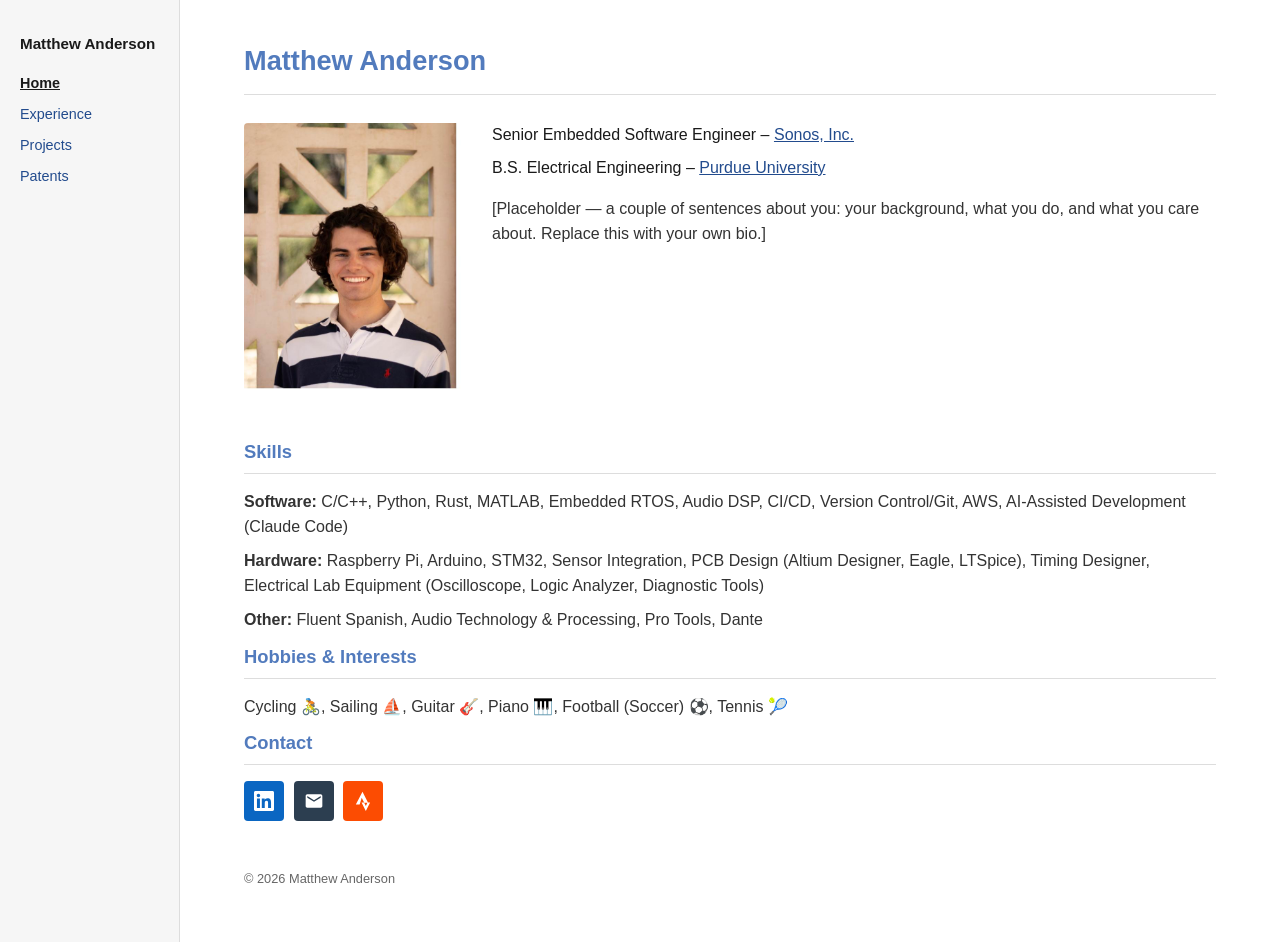
<file: index.html>
<!DOCTYPE html>
<html lang="en">
<head>
<meta charset="UTF-8">
<meta name="viewport" content="width=device-width, initial-scale=1.0">
<title>Matthew Anderson</title>
<link rel="stylesheet" href="style.css">
</head>
<body>
<aside class="sidebar">
  <div class="sidebar-header">
    <div class="name">Matthew Anderson</div>
    <label for="nav-toggle" class="hamburger" aria-label="Toggle navigation">
      <span></span><span></span><span></span>
    </label>
  </div>
  <input type="checkbox" id="nav-toggle" class="nav-toggle">
  <nav>
    <a href="index.html" class="active">Home</a>
    <a href="experience.html">Experience</a>
    <a href="projects.html">Projects</a>
    <a href="patents.html">Patents</a>
  </nav>
</aside>
<main>
<h1>Matthew Anderson</h1>
<hr class="title-rule">
<div class="profile">
<img src="photo.jpg" alt="Matthew Anderson">
<div class="bio-lines">
<p>Senior Embedded Software Engineer &ndash; <a href="https://www.sonos.com">Sonos, Inc.</a></p>
<p>B.S. Electrical Engineering &ndash; <a href="https://www.purdue.edu">Purdue University</a></p>
<div class="bio-blurb">
<p>[Placeholder &mdash; a couple of sentences about you: your background, what you do, and what you care about. Replace this with your own bio.]</p>
</div>
</div>
</div>
<h2 class="section-title">Skills</h2>
<div class="info-block">
<p><strong>Software:</strong> C/C++, Python, Rust, MATLAB, Embedded RTOS, Audio DSP, CI/CD, Version Control/Git, AWS, AI-Assisted Development (Claude Code)</p>
<p><strong>Hardware:</strong> Raspberry Pi, Arduino, STM32, Sensor Integration, PCB Design (Altium Designer, Eagle, LTSpice), Timing Designer, Electrical Lab Equipment (Oscilloscope, Logic Analyzer, Diagnostic Tools)</p>
<p><strong>Other:</strong> Fluent Spanish, Audio Technology &amp; Processing, Pro Tools, Dante</p>
</div>
<h2 class="section-title">Hobbies &amp; Interests</h2>
<div class="info-block">
<p>Cycling 🚴, Sailing ⛵️, Guitar 🎸, Piano 🎹, Football (Soccer) ⚽, Tennis 🎾</p>
</div>
<h2 class="section-title">Contact</h2>
<div class="contact-block">
<div class="icon-links">
<a class="linkedin" href="https://www.linkedin.com/in/matthew--anderson/" target="_blank" rel="noopener" aria-label="LinkedIn">
<svg viewBox="0 0 24 24" xmlns="http://www.w3.org/2000/svg"><path d="M20.447 20.452h-3.554v-5.569c0-1.328-.027-3.037-1.852-3.037-1.853 0-2.136 1.445-2.136 2.939v5.667H9.351V9h3.414v1.561h.046c.477-.9 1.637-1.85 3.37-1.85 3.601 0 4.267 2.37 4.267 5.455v6.286zM5.337 7.433c-1.144 0-2.063-.926-2.063-2.065 0-1.138.92-2.063 2.063-2.063 1.14 0 2.064.925 2.064 2.063 0 1.139-.925 2.065-2.064 2.065zm1.782 13.019H3.555V9h3.564v11.452zM22.225 0H1.771C.792 0 0 .774 0 1.729v20.542C0 23.227.792 24 1.771 24h20.451C23.2 24 24 23.227 24 22.271V1.729C24 .774 23.2 0 22.222 0h.003z"/></svg>
</a>
<a class="email" href="mailto:matthewdanderson23@gmail.com" aria-label="Email">
<svg viewBox="0 0 24 24" xmlns="http://www.w3.org/2000/svg"><path d="M20 4H4c-1.1 0-1.99.9-1.99 2L2 18c0 1.1.9 2 2 2h16c1.1 0 2-.9 2-2V6c0-1.1-.9-2-2-2zm0 4l-8 5-8-5V6l8 5 8-5v2z"/></svg>
</a>
<a class="strava" href="https://www.strava.com/athletes/52896277" target="_blank" rel="noopener" aria-label="Strava">
<svg viewBox="0 0 24 24" xmlns="http://www.w3.org/2000/svg"><path d="M15.387 17.944l-2.089-4.116h-3.065L15.387 24l5.15-10.172h-3.066m-7.008-5.599l3.033 6.011h4.577L11.379.788l-7.98 15.51h4.578"/></svg>
</a>
</div>
</div>
<footer class="page-footer">
<p>&copy; 2026 Matthew Anderson</p>
</footer>
</main>
</body>
</html>
</file>
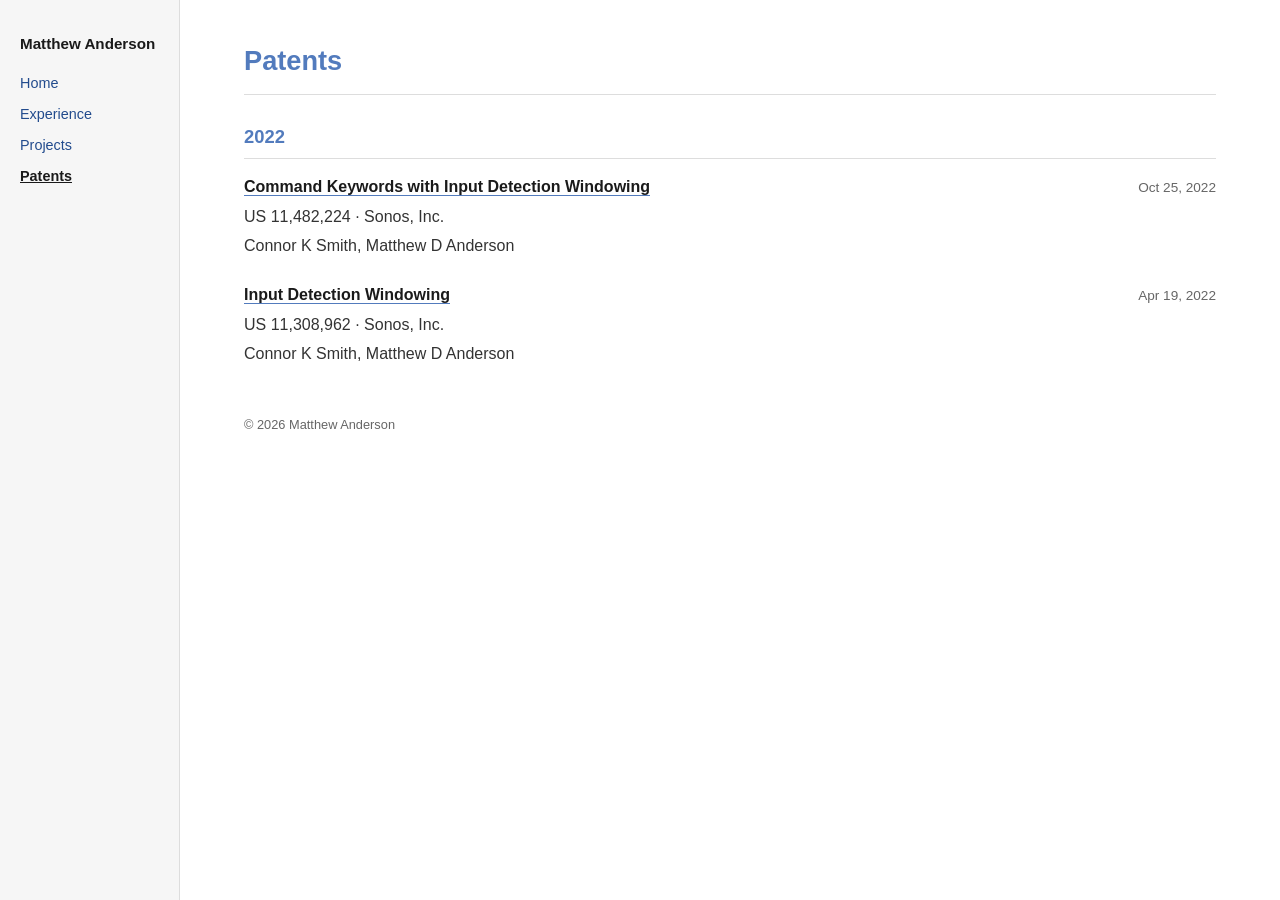
<file: patents.html>
<!DOCTYPE html>
<html lang="en">
<head>
<meta charset="UTF-8">
<meta name="viewport" content="width=device-width, initial-scale=1.0">
<title>Patents &ndash; Matthew Anderson</title>
<link rel="stylesheet" href="style.css">
</head>
<body>

  <aside class="sidebar">
    <div class="sidebar-header">
      <div class="name">Matthew Anderson</div>
      <label for="nav-toggle" class="hamburger" aria-label="Toggle navigation">
        <span></span><span></span><span></span>
      </label>
    </div>
    <input type="checkbox" id="nav-toggle" class="nav-toggle">
    <nav>
      <a href="index.html">Home</a>
      <a href="experience.html">Experience</a>
      <a href="projects.html">Projects</a>
      <a href="patents.html" class="active">Patents</a>
    </nav>
  </aside>

  <main>
    <h1>Patents</h1>
    <hr class="title-rule">

    <h2 class="section-title">2022</h2>
    <div class="entry">
      <div class="entry-header">
        <h3><a href="https://patents.google.com/patent/US11482224B2/en">Command Keywords with Input Detection Windowing</a></h3>
        <span class="date">Oct 25, 2022</span>
      </div>
      <p>US 11,482,224 &middot; Sonos, Inc.</p>
      <p>Connor K Smith, Matthew D Anderson</p>
    </div>
    <div class="entry">
      <div class="entry-header">
        <h3><a href="https://patents.google.com/patent/US11308962B2/en">Input Detection Windowing</a></h3>
        <span class="date">Apr 19, 2022</span>
      </div>
      <p>US 11,308,962 &middot; Sonos, Inc.</p>
      <p>Connor K Smith, Matthew D Anderson</p>
    </div>

    <footer class="page-footer">
      <p>&copy; 2026 Matthew Anderson</p>
    </footer>
  </main>

</body>
</html>
</file>
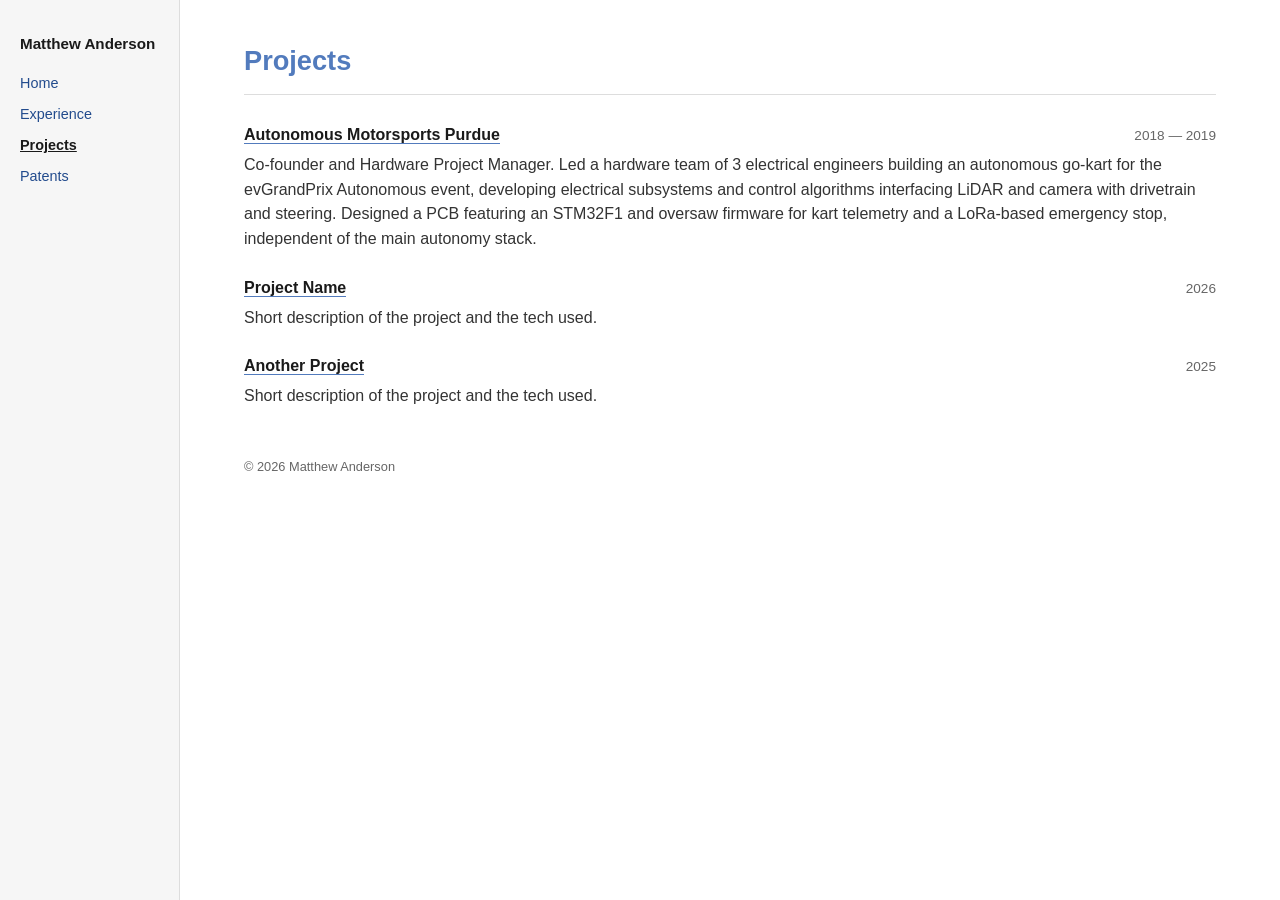
<file: projects.html>
<!DOCTYPE html>
<html lang="en">
<head>
<meta charset="UTF-8">
<meta name="viewport" content="width=device-width, initial-scale=1.0">
<title>Projects &ndash; Matthew Anderson</title>
<link rel="stylesheet" href="style.css">
</head>
<body>

  <aside class="sidebar">
    <div class="sidebar-header">
      <div class="name">Matthew Anderson</div>
      <label for="nav-toggle" class="hamburger" aria-label="Toggle navigation">
        <span></span><span></span><span></span>
      </label>
    </div>
    <input type="checkbox" id="nav-toggle" class="nav-toggle">
    <nav>
      <a href="index.html">Home</a>
      <a href="experience.html">Experience</a>
      <a href="projects.html" class="active">Projects</a>
      <a href="patents.html">Patents</a>
    </nav>
  </aside>

  <main>
    <h1>Projects</h1>
    <hr class="title-rule">

    <div class="entry">
      <div class="entry-header">
        <h3><a href="https://engineering.purdue.edu/AMP/">Autonomous Motorsports Purdue</a></h3>
        <span class="date">2018 &mdash; 2019</span>
      </div>
      <p>Co-founder and Hardware Project Manager. Led a hardware team of 3 electrical engineers building an autonomous go-kart for the evGrandPrix Autonomous event, developing electrical subsystems and control algorithms interfacing LiDAR and camera with drivetrain and steering. Designed a PCB featuring an STM32F1 and oversaw firmware for kart telemetry and a LoRa-based emergency stop, independent of the main autonomy stack.</p>
    </div>
    <div class="entry">
      <div class="entry-header">
        <h3><a href="#">Project Name</a></h3>
        <span class="date">2026</span>
      </div>
      <p>Short description of the project and the tech used.</p>
    </div>
    <div class="entry">
      <div class="entry-header">
        <h3><a href="#">Another Project</a></h3>
        <span class="date">2025</span>
      </div>
      <p>Short description of the project and the tech used.</p>
    </div>

    <footer class="page-footer">
      <p>&copy; 2026 Matthew Anderson</p>
    </footer>
  </main>

</body>
</html>
</file>
<file: style.css>
:root {
  --sidebar-bg: #f6f6f6;
  --border: #ddd;
  --heading: #527bbd;
  --link: #224b8d;
  --text: #1a1a1a;
  --muted: #666;
}

* {
  box-sizing: border-box;
}

body {
  margin: 0;
  font-family: Arial, Helvetica, sans-serif;
  color: var(--text);
  background: #fff;
  display: flex;
  min-height: 100vh;
  line-height: 1.55;
}

.sidebar {
  width: 180px;
  flex-shrink: 0;
  background: var(--sidebar-bg);
  padding: 2rem 1.25rem;
  border-right: 1px solid var(--border);
}

.sidebar-header {
  display: flex;
  align-items: center;
  justify-content: space-between;
}

.sidebar .name {
  font-weight: bold;
  margin-bottom: 1rem;
  font-size: 0.95rem;
  color: var(--text);
}

.nav-toggle {
  display: none;
}

.hamburger {
  display: none;
  flex-direction: column;
  justify-content: center;
  gap: 5px;
  width: 28px;
  height: 28px;
  cursor: pointer;
  flex-shrink: 0;
}

.hamburger span {
  display: block;
  width: 100%;
  height: 2px;
  background: var(--text);
  border-radius: 1px;
}

.sidebar nav {
  display: flex;
  flex-direction: column;
  gap: 0.55rem;
}

.sidebar nav a {
  color: var(--link);
  text-decoration: none;
  font-size: 0.9rem;
}

.sidebar nav a.active {
  color: var(--text);
  font-weight: bold;
  text-decoration: underline;
}

.sidebar nav a:hover {
  text-decoration: underline;
}

main {
  flex: 1;
  padding: 2.5rem 4rem;
  max-width: 1600px;
}

h1 {
  color: var(--heading);
  font-size: 1.7rem;
  margin: 0 0 0.75rem;
}

hr.title-rule {
  border: none;
  border-top: 1px solid var(--border);
  margin: 0 0 1.75rem;
}

a {
  color: var(--link);
}

a:hover {
  text-decoration: underline;
}

.profile {
  display: flex;
  align-items: flex-start;
  flex-wrap: nowrap;
  gap: 1.75rem;
  margin-bottom: 2.5rem;
}

.photo-placeholder {
  width: 220px;
  height: 275px;
  border-radius: 4px;
  background: #d9dde3;
  color: #6b7280;
  display: flex;
  align-items: center;
  justify-content: center;
  font-size: 2.5rem;
  font-weight: bold;
  flex-shrink: 0;
}

.profile img {
  width: 220px;
  height: 275px;
  object-fit: cover;
  object-position: left top;
  border-radius: 4px;
  flex-shrink: 0;
}

.bio-lines {
  flex: 1;
  min-width: 0;
}

.bio-lines p {
  margin: 0 0 0.5rem;
}

.bio-blurb {
  margin-top: 1rem;
  color: #333;
}

h2.section-title {
  display: flex;
  align-items: center;
  gap: 0.6rem;
  color: var(--heading);
  font-size: 1.15rem;
  border-bottom: 1px solid var(--border);
  padding-bottom: 0.4rem;
  margin: 0 0 1rem;
}

.company-icon {
  width: 28px;
  height: 28px;
  border-radius: 6px;
  flex-shrink: 0;
  display: flex;
  align-items: center;
  justify-content: center;
  background: #fff;
  border: 1px solid var(--border);
  overflow: hidden;
}

.company-icon svg {
  width: 20px;
  height: 20px;
}

.company-icon img {
  width: 100%;
  height: 100%;
  object-fit: contain;
}

.company-icon.attero {
  background: #2c7a7b;
  color: #fff;
  font-size: 0.7rem;
  font-weight: bold;
  letter-spacing: 0.02em;
  border: none;
}

.contact-block address,
.contact-block p {
  font-style: normal;
  margin: 0 0 0.75rem;
  color: #333;
}

.icon-links {
  display: flex;
  gap: 0.6rem;
  margin-top: 0.75rem;
}

.icon-links a {
  width: 40px;
  height: 40px;
  display: flex;
  align-items: center;
  justify-content: center;
  border-radius: 4px;
  color: #fff;
}

.icon-links a svg {
  width: 20px;
  height: 20px;
  fill: currentColor;
}

.icon-links a.linkedin {
  background: #0a66c2;
}

.icon-links a.email {
  background: #2c3e50;
}

.icon-links a.strava {
  background: #fc4c02;
}

.icon-links a:hover {
  opacity: 0.85;
  text-decoration: none;
}

.entry {
  margin-bottom: 1.5rem;
}

.entry:last-child {
  margin-bottom: 0;
}

.entry-header {
  display: flex;
  justify-content: space-between;
  align-items: baseline;
  flex-wrap: wrap;
  gap: 0.25rem 1rem;
}

.entry h3 {
  font-size: 1rem;
  margin: 0;
}

.entry h3 a {
  color: var(--text);
  text-decoration: none;
  border-bottom: 1px solid var(--heading);
}

.entry .date {
  color: var(--muted);
  font-size: 0.85rem;
  white-space: nowrap;
}

.entry p {
  margin: 0.3rem 0 0;
  color: #333;
}

.entry p.location {
  color: var(--muted);
  font-style: italic;
  font-size: 0.85rem;
}

.entry ul {
  margin: 0.3rem 0 0;
  padding-left: 1.1rem;
  color: #333;
}

.entry ul li {
  margin-bottom: 0.2rem;
}

.info-block p {
  margin: 0 0 0.6rem;
  color: #333;
}

footer.page-footer {
  margin-top: 3rem;
  color: var(--muted);
  font-size: 0.8rem;
}

@media (max-width: 640px) {
  body {
    flex-direction: column;
  }
  .sidebar {
    width: 100%;
    border-right: none;
    border-bottom: 1px solid var(--border);
    padding: 1rem 1.25rem;
  }
  .sidebar .name {
    margin-bottom: 0;
  }
  .hamburger {
    display: flex;
  }
  .sidebar nav {
    max-height: 0;
    overflow: hidden;
    gap: 0.75rem;
    transition: max-height 0.25s ease, margin-top 0.25s ease;
    margin-top: 0;
  }
  .nav-toggle:checked ~ nav {
    max-height: 240px;
    margin-top: 1rem;
  }
  main {
    padding: 1.75rem 1.25rem;
  }
  .profile {
    display: block;
  }
  .profile::after {
    content: "";
    display: table;
    clear: both;
  }
  .profile img {
    float: left;
    margin: 0 1.25rem 1rem 0;
  }
  .entry-header {
    flex-direction: column;
    align-items: flex-start;
  }
}
</file>
